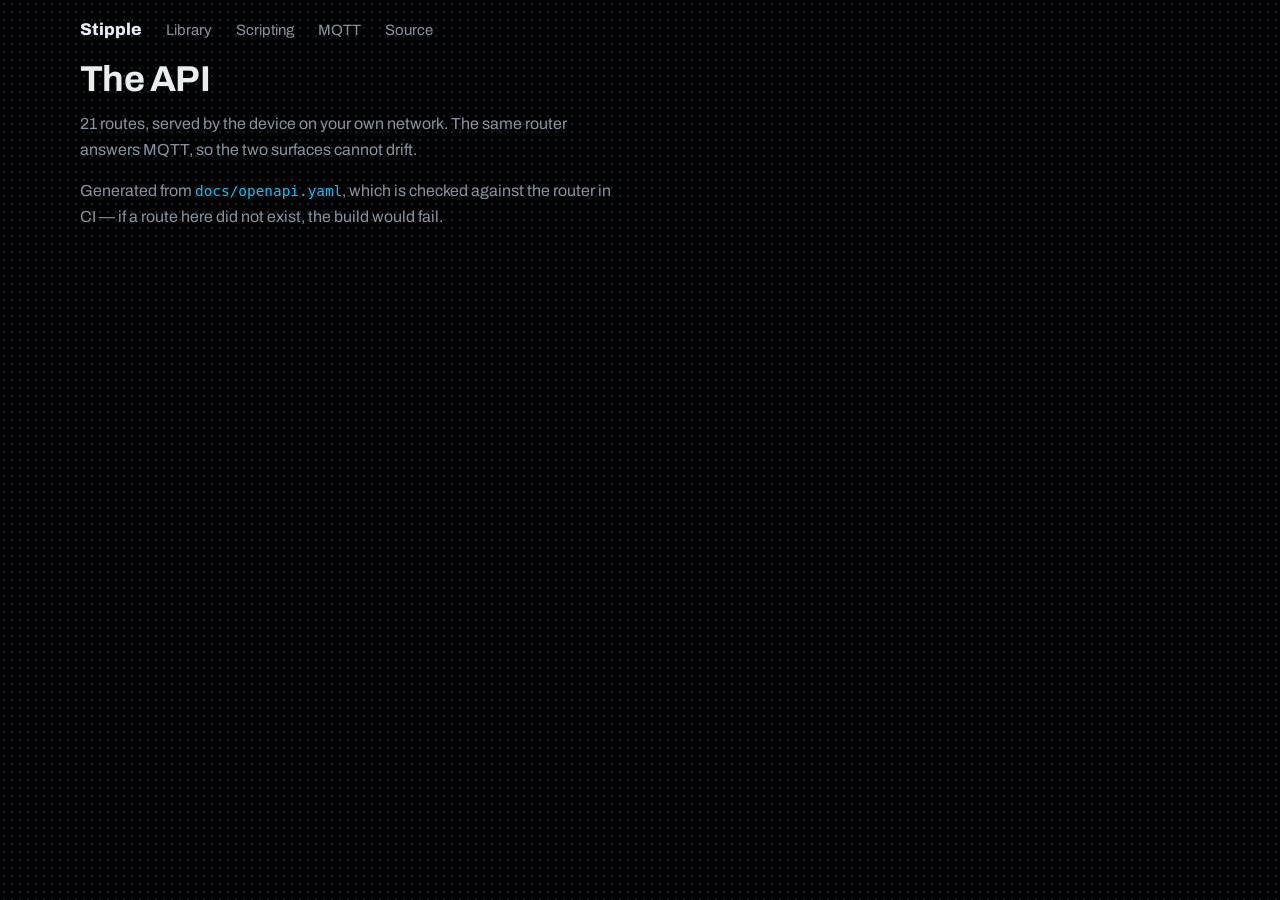
<file: site/api/index.html>
<!DOCTYPE html>
<html lang="en">
<head>
<meta charset="utf-8">
<meta name="viewport" content="width=device-width, initial-scale=1">
<title>API — Stipple</title>
<meta name="description" content="The Stipple HTTP and MQTT API: 21 routes, served by the device on your own network.">
<link rel="icon" href="../favicon.svg" type="image/svg+xml">
<link rel="preconnect" href="https://fonts.googleapis.com">
<link rel="preconnect" href="https://fonts.gstatic.com" crossorigin>
<link href="https://fonts.googleapis.com/css2?family=Archivo:wght@400;500;600;800&display=swap" rel="stylesheet">
<style>
  :root {
    --void: #000000;
    --grid: #0c2a35;
    --rule: #14323d;
    --panel: #070d10;     /* one step off the void, for surfaces that need one */
    --cyan: #00c8ff;
    --green: #00e68c;
    --amber: #ffb000;
    --red: #ff5b5b;
    --ink: #e8edf2;
    --dim: #8794a1;
    --mono: ui-monospace, "Cascadia Code", Menlo, monospace;
  }

  * { box-sizing: border-box; }

  body {
    margin: 0;
    background-color: var(--void);
    background-image: radial-gradient(var(--grid) 1px, transparent 1px);
    background-size: 8px 8px;
    color: var(--ink);
    font-family: Archivo, system-ui, sans-serif;
  }

  .bar {
    display: flex; align-items: center; gap: 1.5rem;
    padding: 1.25rem clamp(1.25rem, 5vw, 3rem);
    max-width: 76rem; margin: 0 auto;
    font-size: 0.9375rem;
  }
  .bar a { color: var(--dim); text-decoration: none; }
  .bar a:hover, .bar a:focus-visible { color: var(--ink); }
  .bar strong { font-weight: 800; color: var(--ink); font-size: 1.0625rem; }

  .intro {
    max-width: 76rem; margin: 0 auto;
    padding: 0 clamp(1.25rem, 5vw, 3rem) 1.5rem;
  }
  .intro h1 { font-size: clamp(1.5rem, 1.1rem + 1.6vw, 2.25rem); margin: 0 0 0.75rem; letter-spacing: -0.02em; }
  .intro p { color: var(--dim); max-width: 34rem; line-height: 1.6; margin: 0 0 1em; }
  .intro code { color: var(--cyan); font-family: var(--mono); font-size: 0.9em; }

  noscript { display: block; padding: 2rem clamp(1.25rem, 5vw, 3rem); color: var(--dim); }
  :focus-visible { outline: 2px solid var(--cyan); outline-offset: 3px; }

  /* --- Redoc ---------------------------------------------------------------
   *
   * Redoc is built light-first: the theme object below covers type and most
   * colour, but several surfaces are hard-coded white in its stylesheet, so
   * they need overriding here. Targeted by structure rather than by class,
   * because its class names are generated and change between versions.
   */
  redoc { display: block; background: var(--void); }

  .redoc-wrap, #redoc [role="main"],
  .api-content, .api-info { background: transparent !important; }

  /* The middle column and everything that lays a panel over it. */
  redoc div[data-section-id],
  redoc [data-section-id] > div { background: transparent !important; }

  /* Sidebar: its own surface, one step off the void so the split reads. */
  redoc .menu-content { background: var(--panel) !important; border-right: 1px solid var(--rule); }
  redoc .menu-content label,
  redoc .menu-content li { color: var(--dim) !important; }

  /* Search box, which ships as a white input. */
  redoc .menu-content input,
  redoc input[type="text"] {
    background: var(--void) !important;
    color: var(--ink) !important;
    border: 1px solid var(--rule) !important;
  }

  /* Tables of parameters and schema rows. */
  redoc table, redoc tbody, redoc tr, redoc td, redoc th { background: transparent !important; }
  redoc td, redoc th { border-color: var(--rule) !important; }

  /* Anything Redoc renders as a light "panel" behind an example. */
  redoc pre, redoc code { font-family: var(--mono) !important; }
  redoc pre { background: var(--panel) !important; border: 1px solid var(--rule); }

  /* The right-hand response column. */
  redoc .react-tabs__tab-panel { background: transparent !important; }

  /* Redoc's own dark-on-light body copy inside schema blocks. */
  redoc p, redoc li, redoc span, redoc h1, redoc h2, redoc h3, redoc h5 { color: inherit; }
</style>
</head>
<body>

<header class="bar">
  <a href="../"><strong>Stipple</strong></a>
  <a href="../shop/">Library</a>
  <a href="../scripting/">Scripting</a>
  <a href="../mqtt/">MQTT</a>
  <a href="https://github.com/galadril/Stipple">Source</a>
</header>

<div class="intro">
  <h1>The API</h1>
  <p>
    21 routes, served by the device on your own network. The same router
    answers MQTT, so the two surfaces cannot drift.
  </p>
  <p>
    Generated from <code>docs/openapi.yaml</code>, which is checked against the
    router in CI — if a route here did not exist, the build would fail.
  </p>
</div>

<noscript>
  This reference renders with JavaScript. Without it, read
  <a href="https://github.com/galadril/Stipple/blob/main/docs/openapi.yaml">openapi.yaml</a>
  or <a href="https://github.com/galadril/Stipple/blob/main/docs/api.md">docs/api.md</a> directly.
</noscript>

<redoc></redoc>

<script src="https://cdn.redoc.ly/redoc/latest/bundles/redoc.standalone.js"></script>
<script>
// Initialised in script rather than declared on the element, because the theme
// is too large to read as an attribute and Redoc has no dark mode of its own -
// every colour here has to be named.
//
// The palette is the firmware's: the splash cyan, a running stopwatch, a
// stopped one. HTTP verbs borrow that vocabulary, so a POST is the colour the
// device uses for "this is the thing", and a DELETE is the only red.
Redoc.init('openapi.yaml', {
  hideDownloadButton: true,
  expandResponses: '200,201',
  jsonSampleExpandLevel: 3,
  theme: {
    spacing: { unit: 5, sectionHorizontal: 40, sectionVertical: 40 },
    colors: {
      primary:   { main: '#00c8ff' },
      success:   { main: '#00e68c' },
      warning:   { main: '#ffb000' },
      error:     { main: '#ff5b5b' },
      text:      { primary: '#e8edf2', secondary: '#8794a1' },
      border:    { dark: '#14323d', light: '#14323d' },
      http: {
        get:     '#00e68c',
        post:    '#00c8ff',
        put:     '#ffb000',
        patch:   '#ffb000',
        delete:  '#ff5b5b',
        options: '#8794a1',
        head:    '#8794a1',
        basic:   '#8794a1',
        link:    '#00c8ff'
      },
      responses: {
        success:  { color: '#00e68c', backgroundColor: 'rgba(0,230,140,0.08)', tabTextColor: '#00e68c' },
        error:    { color: '#ff5b5b', backgroundColor: 'rgba(255,91,91,0.08)', tabTextColor: '#ff5b5b' },
        redirect: { color: '#ffb000', backgroundColor: 'rgba(255,176,0,0.08)', tabTextColor: '#ffb000' },
        info:     { color: '#00c8ff', backgroundColor: 'rgba(0,200,255,0.08)', tabTextColor: '#00c8ff' }
      }
    },
    typography: {
      fontSize: '15px',
      lineHeight: '1.6',
      fontFamily: 'Archivo, system-ui, sans-serif',
      fontWeightRegular: '400',
      fontWeightBold: '600',
      fontWeightLight: '400',
      headings: { fontFamily: 'Archivo, system-ui, sans-serif', fontWeight: '800', lineHeight: '1.15' },
      code: {
        fontSize: '13px',
        fontFamily: 'ui-monospace, "Cascadia Code", Menlo, monospace',
        color: '#00e68c',
        backgroundColor: '#070d10',
        wrap: true
      },
      links: { color: '#00c8ff', visited: '#00c8ff', hover: '#e8edf2' }
    },
    sidebar: {
      width: '17rem',
      backgroundColor: '#070d10',
      textColor: '#8794a1',
      activeTextColor: '#00c8ff',
      groupItems: { textTransform: 'none' },
      level1Items: { textTransform: 'none' },
      arrow: { color: '#8794a1' }
    },
    rightPanel: {
      backgroundColor: '#070d10',
      width: '40%',
      textColor: '#e8edf2'
    },
    schema: {
      nestedBackground: '#070d10',
      linesColor: '#14323d',
      typeNameColor: '#00c8ff',
      typeTitleColor: '#8794a1',
      requireLabelColor: '#ff5b5b',
      labelsTextSize: '13px'
    }
  }
}, document.querySelector('redoc'));
</script>
</body>
</html>
</file>
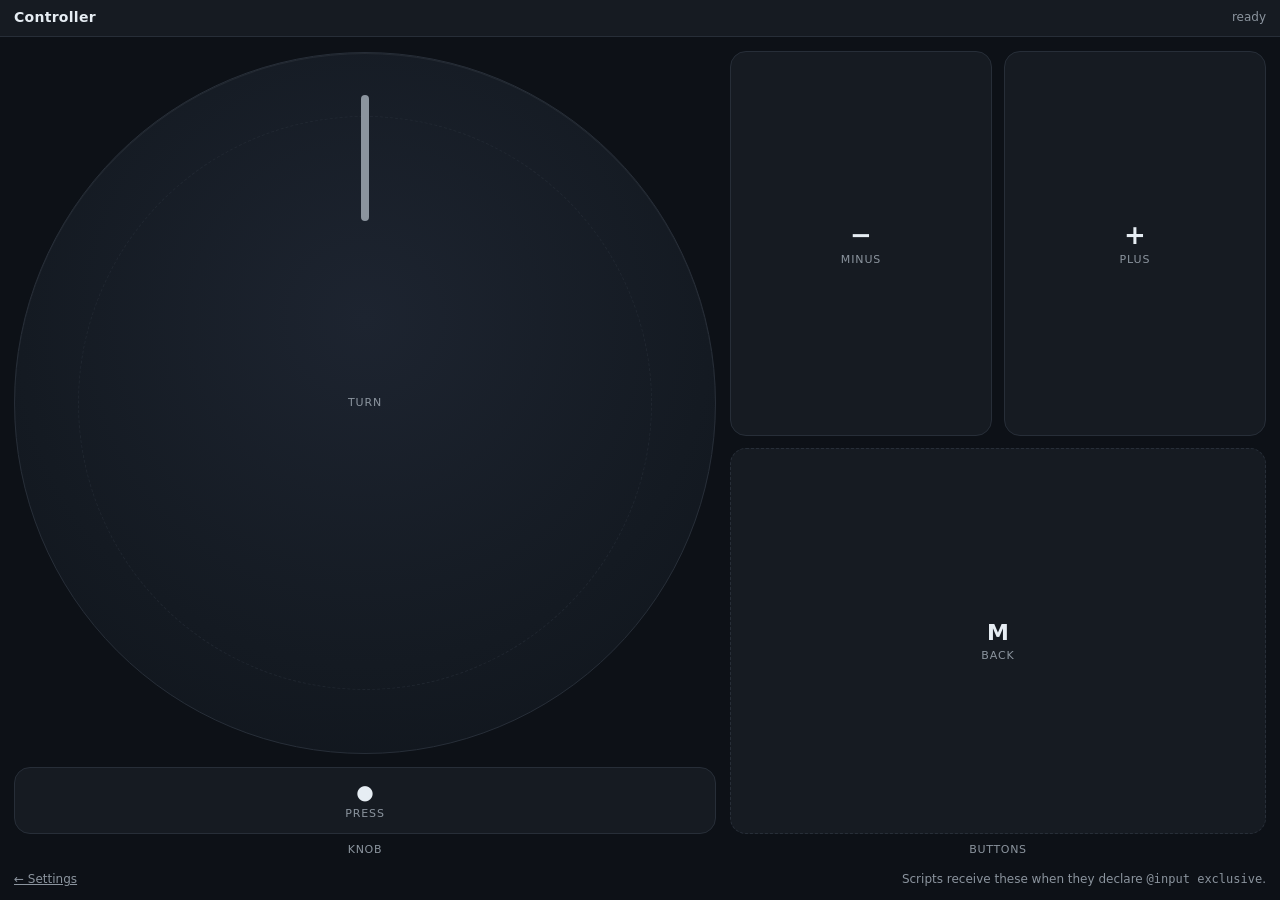
<file: firmware/web/gamepad.html>
<!DOCTYPE html>
<!-- SPDX-License-Identifier: GPL-3.0-or-later -->
<!--
  A controller for a clock, served by the clock.

  Every control here is one POST to /api/v1/input, which has accepted all six
  controls with separate down/up phases since the API existed - the panel's
  own on-screen buttons already used it. Nothing about this page is a new
  protocol; it is the existing one with thumb-sized targets.

  Standalone rather than a tab in the main UI, and deliberately: this is held
  sideways in two hands a foot from the device, while that is read at a desk.
  Sharing a layout would compromise both.

  **It is laid out like the case.** The knob is on the left of the panel and
  the three buttons are on its right, in the order - M +, which is where they
  are on the hardware. That matters more than it sounds: somebody who learns
  "M is the way out" with their thumb here finds it in the same place on the
  device, and the middle button is the one control ADR 0024 guarantees a
  script can never take. A remote that taught the wrong muscle memory would
  be teaching it about the only control that always works.

  The knob is turned rather than tapped, for the same reason. It is a rotary
  encoder on the device and a drag-to-rotate dial here, so a rally feels like
  the thing it is imitating. Arrow keys are wired up as well, because a
  keyboard is a perfectly good gamepad when the phone is charging.

  Scripts receive these presses when they declare `# @input exclusive`
  (ADR 0024). Against anything else the controls do their ordinary jobs,
  which makes this a usable remote for a device across the room either way.
-->
<html lang="en">
<head>
<meta charset="utf-8">
<title>Stipple — Controller</title>
<meta name="viewport" content="width=device-width, initial-scale=1, maximum-scale=1, user-scalable=no, viewport-fit=cover">
<meta name="theme-color" content="#0d1117">
<meta name="mobile-web-app-capable" content="yes">
<meta name="apple-mobile-web-app-capable" content="yes">
<link rel="icon" href="favicon.svg">
<style>
:root {
    --bg: #0d1117;
    --panel: #161b22;
    --line: #272e38;
    --text: #e6edf3;
    --muted: #8b949e;
    --accent: #00beff;
    --danger: #f2545b;
}

* { box-sizing: border-box; }

html, body {
    margin: 0;
    height: 100%;
    overflow: hidden;
    background: var(--bg);
    color: var(--text);
    font: 15px/1.4 system-ui, -apple-system, "Segoe UI", sans-serif;

    /* A controller that selects its own labels when you play fast, or scrolls
       the page under your thumb, is not a controller. */
    -webkit-user-select: none;
    user-select: none;
    -webkit-touch-callout: none;
    overscroll-behavior: none;
    touch-action: manipulation;
}

body {
    display: flex;
    flex-direction: column;
    padding: env(safe-area-inset-top) env(safe-area-inset-right)
             env(safe-area-inset-bottom) env(safe-area-inset-left);
}

header {
    display: flex;
    align-items: center;
    gap: 10px;
    padding: 8px 14px;
    border-bottom: 1px solid var(--line);
    background: var(--panel);
    flex: none;
}

header h1 {
    font-size: 14px;
    font-weight: 600;
    margin: 0;
    letter-spacing: .02em;
}

#status {
    margin-left: auto;
    font-size: 12px;
    color: var(--muted);
    font-variant-numeric: tabular-nums;
}
#status.bad { color: var(--danger); }

main {
    flex: 1;
    display: grid;
    /* The knob side is narrower than the button side on the case, and the same
       proportion here keeps the two from reading as a symmetrical pair of
       d-pads. */
    grid-template-columns: 5fr 6fr;
    gap: 14px;
    padding: 14px;
    min-height: 0;
}

.cluster {
    display: grid;
    gap: 12px;
    min-height: 0;
}

/* Turn on top, press underneath: the dial is one control that does both, and
   splitting it is the only way to offer a hold on a thing you rotate. */
.cluster.knob { grid-template-rows: 1fr auto; }
.cluster.keys { grid-template-columns: 1fr 1fr; grid-template-rows: 1fr 1fr; }

/* Where each cluster sits on the hardware, said once so the layout is not
   asking to be taken on faith. */
.where {
    grid-column: 1 / -1;
    margin: -4px 0 0;
    font-size: 11px;
    letter-spacing: .06em;
    text-transform: uppercase;
    color: var(--muted);
    text-align: center;
}

/* --- the knob -------------------------------------------------------------
   Drawn round and turned by dragging, because that is what it is. The notch
   rotates with the thumb so the gesture has somewhere to land visually - a
   dial that does not move under a finger reads as broken long before anyone
   wonders whether the device received anything. */
#dial {
    position: relative;
    align-self: center;
    justify-self: center;
    /* Square, and never larger than the cell it is in. The page does not
       scroll, so a dial that overflowed would simply be cut off at the
       bottom - and the part that gets cut off is where the thumb rests. */
    width: 78vmin;
    max-width: 100%;
    max-height: 100%;
    aspect-ratio: 1;
    border-radius: 50%;
    border: 1px solid var(--line);
    background:
        radial-gradient(circle at 50% 38%, #1d2430 0%, #141a22 62%, #0f141b 100%);
    box-shadow: inset 0 1px 0 rgba(255, 255, 255, .06);
    display: flex;
    align-items: center;
    justify-content: center;

    /* Without this a drag scrolls the page instead of turning the knob, and on
       a phone that is the whole interaction. */
    touch-action: none;
    cursor: grab;
}
#dial.turning {
    border-color: var(--accent);
    cursor: grabbing;
}

/* The ring of detent marks. Decorative, and it is what makes a circle read as
   something you turn rather than something you press. */
#dial::before {
    content: "";
    position: absolute;
    inset: 9%;
    border-radius: 50%;
    border: 1px dashed var(--line);
    opacity: .6;
}

#notch {
    position: absolute;
    inset: 0;
    border-radius: 50%;
    /* Rotated by script. No transition: it tracks a thumb, and smoothing that
       would put the mark behind the finger. */
}
#notch::after {
    content: "";
    position: absolute;
    left: 50%;
    top: 6%;
    width: 8px;
    height: 18%;
    margin-left: -4px;
    border-radius: 4px;
    background: var(--muted);
}
#dial.turning #notch::after { background: var(--accent); }

#dial .name {
    font-size: 11px;
    font-weight: 500;
    letter-spacing: .08em;
    text-transform: uppercase;
    color: var(--muted);
    pointer-events: none;
}

/* --- the buttons --------------------------------------------------------- */
button.pad {
    -webkit-appearance: none;
    appearance: none;
    border: 1px solid var(--line);
    border-radius: 16px;
    background: var(--panel);
    color: var(--text);
    font: 600 26px/1 system-ui, -apple-system, "Segoe UI", sans-serif;
    display: flex;
    flex-direction: column;
    align-items: center;
    justify-content: center;
    gap: 6px;
    min-height: 0;
    transition: background 60ms linear, transform 60ms linear;
}

button.pad .name {
    font-size: 11px;
    font-weight: 500;
    letter-spacing: .08em;
    text-transform: uppercase;
    color: var(--muted);
}

/* Held, not tapped. A paddle needs to know the thumb is still down. */
button.pad.held {
    background: var(--accent);
    border-color: var(--accent);
    color: #00222e;
    transform: scale(.98);
}
button.pad.held .name { color: #00222e; }

/* M spans the pair above it, the way the middle button sits between - and +
   with nothing beside it. Outlined rather than filled: it is the way out, and
   the way out should not look like part of the game. */
button.pad.middle {
    grid-column: 1 / -1;
    border-style: dashed;
    font-size: 22px;
}

/* The knob's press. Shallow, because the dial above it is the control and this
   is the other thing that control does. */
button.pad.press { font-size: 20px; padding: 14px 0; }

footer {
    flex: none;
    display: flex;
    align-items: center;
    gap: 12px;
    padding: 0 14px 12px;
    font-size: 12px;
    color: var(--muted);
}
footer a { color: var(--muted); }
footer .note { margin-left: auto; text-align: right; }
</style>
</head>
<body>

<header>
    <h1>Controller</h1>
    <span id="status">ready</span>
</header>

<main>
    <!-- Left of the panel on the case, and left here. -->
    <div class="cluster knob">
        <div id="dial" role="slider" aria-label="Knob" tabindex="-1">
            <div id="notch"></div>
            <span class="name">turn</span>
        </div>
        <button class="pad press" data-control="press" data-mode="hold">●<span class="name">press</span></button>
        <p class="where">knob</p>
    </div>

    <!-- Right of the panel, in the order they are printed on it. -->
    <div class="cluster keys">
        <button class="pad" data-control="minus" data-mode="hold">−<span class="name">minus</span></button>
        <button class="pad" data-control="plus" data-mode="hold">+<span class="name">plus</span></button>
        <button class="pad middle" data-control="middle" data-mode="tap">M<span class="name">back</span></button>
        <p class="where">buttons</p>
    </div>
</main>

<footer>
    <a href="index.html">← Settings</a>
    <span class="note">Scripts receive these when they declare <code>@input exclusive</code>.</span>
</footer>

<script>
'use strict';

// Presses are fired and forgotten. Awaiting each one would serialise the
// controller behind the device's round trip, and a paddle that waits for an
// acknowledgement is a paddle that lags - the press has already happened in
// the player's hand either way. Failures surface in the status line instead.
var status = document.getElementById('status');
var failures = 0;

function report(ok, detail) {
    if (ok) {
        failures = 0;
        status.className = '';
        status.textContent = 'ready';
        return;
    }
    failures += 1;
    status.className = 'bad';
    status.textContent = detail + (failures > 1 ? ' (×' + failures + ')' : '');
}

function send(control, phase) {
    var body = { control: control };
    if (phase) { body.phase = phase; }

    fetch('/api/v1/input', {
        method: 'POST',
        headers: { 'Content-Type': 'application/json' },
        body: JSON.stringify(body),
        // So a press still leaves as the page is being backgrounded, which is
        // exactly when the last one of a session is sent.
        keepalive: true,
    }).then(function (response) {
        report(response.ok, 'HTTP ' + response.status);
    }).catch(function () {
        report(false, 'unreachable');
    });
}

function buzz(ms) {
    if (navigator.vibrate) { navigator.vibrate(ms); }
}

// --- buttons ---------------------------------------------------------------
//
// `hold` sends the press and the release separately, which is what lets
// somebody hold - / + for brightness or the knob for settings. `tap` sends a
// complete press, and M is the only one: there is nothing a held back button
// is bound to, and a way out that depends on how long you hold it is not one.
document.querySelectorAll('button.pad').forEach(function (pad) {
    var control = pad.dataset.control;
    var hold = pad.dataset.mode === 'hold';

    function press(event) {
        event.preventDefault();
        pad.classList.add('held');
        buzz(hold ? 8 : 15);
        send(control, hold ? 'down' : null);
    }

    function release(event) {
        event.preventDefault();
        if (!pad.classList.contains('held')) { return; }
        pad.classList.remove('held');
        if (hold) { send(control, 'up'); }
    }

    // Pointer events cover touch, mouse and pen in one path. `pointercancel`
    // and `pointerleave` matter as much as `pointerup`: a thumb that slides
    // off a button, or a call that arrives mid-game, must not leave the
    // device holding a key down for ever.
    pad.addEventListener('pointerdown', press);
    pad.addEventListener('pointerup', release);
    pad.addEventListener('pointercancel', release);
    pad.addEventListener('pointerleave', release);
    pad.addEventListener('contextmenu', function (e) { e.preventDefault(); });
});

// --- the knob --------------------------------------------------------------
//
// A detent is momentary: the API takes it as a single event with no phase,
// because a click of an encoder has no duration. So turning the dial is a
// matter of deciding when one has happened, and that is all this does.

var dial = document.getElementById('dial');
var notch = document.getElementById('notch');

// Twenty detents to a full turn. Chosen to be coarse enough that a deliberate
// nudge is one step rather than three, and fine enough that a sweep of the
// thumb crosses a screen.
var DEG_PER_DETENT = 18;

// A floor on how often a detent goes out. A fast spin can cross thirty in a
// second, and this device answers HTTP on the thread that draws the panel -
// so the limit is here, where the rotation is, rather than left for the
// firmware to absorb.
var MIN_DETENT_MS = 30;

var turning = false;
var lastAngle = 0;
var pending = 0;      // degrees turned and not yet spent on a detent
var shownAngle = 0;   // where the notch is drawn, which is every degree
var lastDetentAt = 0;

function angleOf(event) {
    var box = dial.getBoundingClientRect();
    var dx = event.clientX - (box.left + box.width / 2);
    var dy = event.clientY - (box.top + box.height / 2);
    // Screen y grows downward, so a growing angle is clockwise - which is
    // RotaryRight on the hardware.
    return Math.atan2(dy, dx) * 180 / Math.PI;
}

function drain() {
    if (Math.abs(pending) < DEG_PER_DETENT) { return; }

    var now = Date.now();
    if (now - lastDetentAt < MIN_DETENT_MS) {
        // Clamp rather than queue. Banking a spin's worth of detents would
        // keep the paddle moving after the thumb had stopped, which is worse
        // than losing a couple of steps out of a flick.
        var cap = DEG_PER_DETENT * 2;
        if (pending > cap) { pending = cap; }
        if (pending < -cap) { pending = -cap; }
        return;
    }

    var clockwise = pending > 0;
    pending -= clockwise ? DEG_PER_DETENT : -DEG_PER_DETENT;
    lastDetentAt = now;
    buzz(4);
    send(clockwise ? 'right' : 'left', null);
}

dial.addEventListener('pointerdown', function (event) {
    event.preventDefault();
    turning = true;
    lastAngle = angleOf(event);
    pending = 0;
    dial.classList.add('turning');
    // Capture, so a thumb that wanders off the circle mid-rally keeps turning
    // it instead of silently stopping.
    if (dial.setPointerCapture) { dial.setPointerCapture(event.pointerId); }
});

dial.addEventListener('pointermove', function (event) {
    if (!turning) { return; }
    event.preventDefault();

    var angle = angleOf(event);
    var delta = angle - lastAngle;
    // Shortest way round, so crossing the top of the dial is not a 359° jump
    // in the wrong direction.
    if (delta > 180) { delta -= 360; }
    if (delta < -180) { delta += 360; }
    lastAngle = angle;

    pending += delta;
    shownAngle += delta;
    notch.style.transform = 'rotate(' + shownAngle + 'deg)';
    drain();
});

function stopTurning(event) {
    if (!turning) { return; }
    if (event) { event.preventDefault(); }
    turning = false;
    pending = 0;
    dial.classList.remove('turning');
}

dial.addEventListener('pointerup', stopTurning);
dial.addEventListener('pointercancel', stopTurning);
dial.addEventListener('contextmenu', function (e) { e.preventDefault(); });

// --- keyboard --------------------------------------------------------------
var keys = {
    ArrowLeft: 'left', ArrowRight: 'right',
    ArrowUp: 'plus', ArrowDown: 'minus',
    ' ': 'press', Enter: 'press', Escape: 'middle',
};

function isDetent(control) { return control === 'left' || control === 'right'; }
function isTap(control) { return control === 'middle'; }

var down = {};

window.addEventListener('keydown', function (event) {
    var control = keys[event.key];
    if (!control) { return; }
    event.preventDefault();

    // Autorepeat is welcome on the detents and nowhere else. Holding an arrow
    // is how you turn a knob you have no thumb on, and letting the key repeat
    // is a better imitation of that than one step per press. A button, by
    // contrast, is mid-press while it is held - repeating it would send a
    // second `down` with no `up` between, and the firmware would be measuring
    // a hold that had already restarted.
    if (down[event.key] && !isDetent(control)) { return; }
    down[event.key] = true;

    send(control, isDetent(control) || isTap(control) ? null : 'down');
});

window.addEventListener('keyup', function (event) {
    var control = keys[event.key];
    if (!control || !down[event.key]) { return; }
    delete down[event.key];
    event.preventDefault();
    if (!isDetent(control) && !isTap(control)) { send(control, 'up'); }
});

// Anything still held when the page goes away is released, for the same
// reason pointercancel is handled: a device left with a key down is a device
// that looks broken.
window.addEventListener('blur', function () {
    stopTurning(null);
    document.querySelectorAll('button.pad.held').forEach(function (pad) {
        pad.classList.remove('held');
        if (pad.dataset.mode === 'hold') { send(pad.dataset.control, 'up'); }
    });
    Object.keys(down).forEach(function (key) {
        var control = keys[key];
        delete down[key];
        if (!isDetent(control) && !isTap(control)) { send(control, 'up'); }
    });
});
</script>
</body>
</html>
</file>
